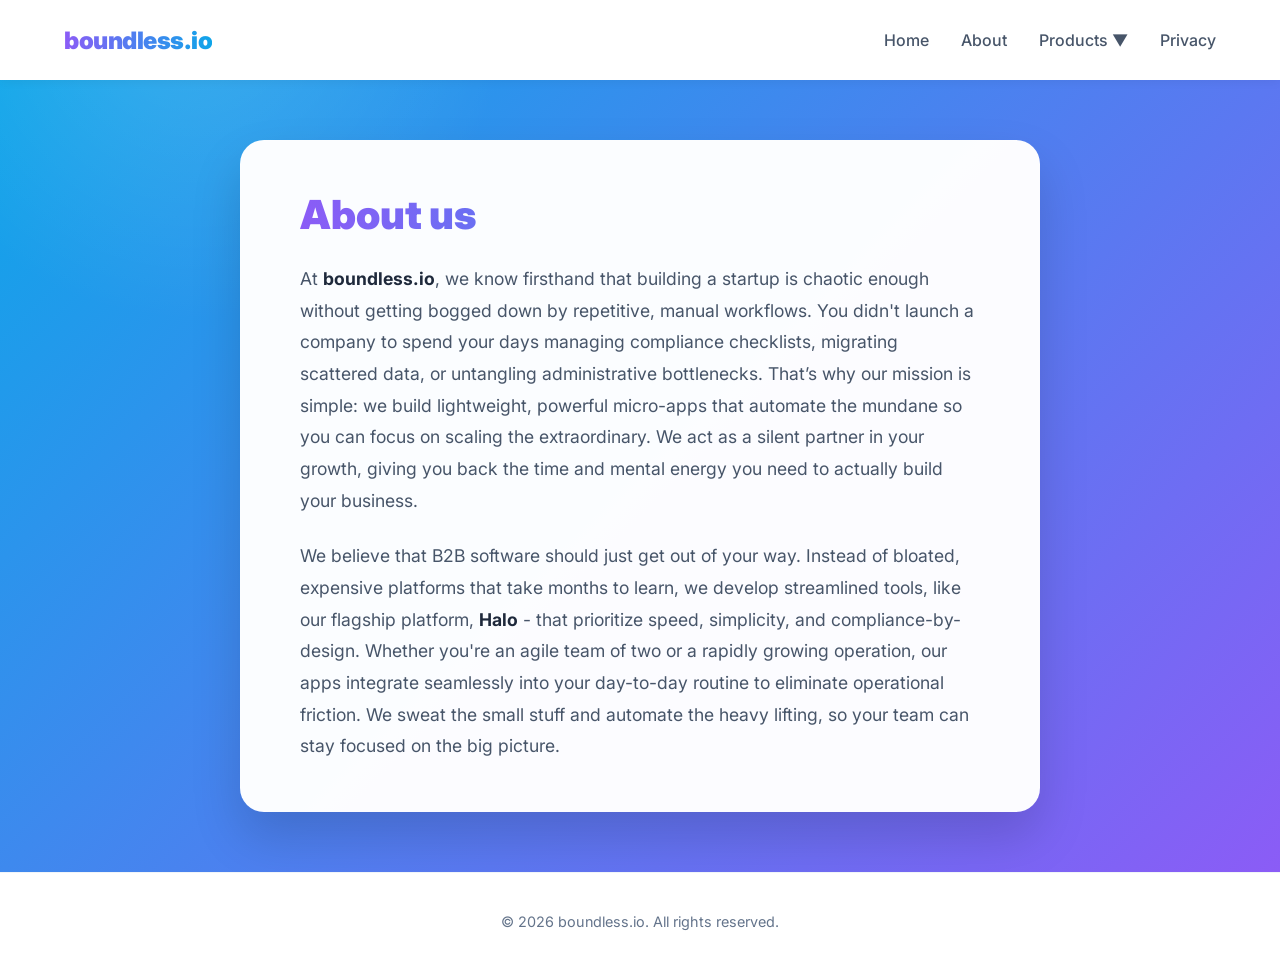
<file: about.html>
<!DOCTYPE html>
<html lang="en">
<head>
    <meta charset="UTF-8">
    <meta name="viewport" content="width=device-width, initial-scale=1.0">
    <title>Boundless.io | About</title>
    <link href="https://fonts.googleapis.com/css2?family=Inter:wght@300;500;700;900&display=swap" rel="stylesheet">
    
    <link rel="stylesheet" href="styles.css">
</head>
<body>

    <header>
        <a href="index.html" class="logo">boundless.io</a>
        <nav>
            <ul>
                <li><a href="index.html">Home</a></li>
                <li><a href="about.html">About</a></li>
                <li class="dropdown">
                    <a href="#">Products ▼</a>
                    <ul class="dropdown-menu">
                        <li><a href="halo.html">Halo</a></li>
                    </ul>
                </li>
                <li><a href="privacy.html">Privacy</a></li>
            </ul>
        </nav>
    </header>

    <section class="about-section">
        <div class="about-content">
            <h1>About us</h1>
            <p>At <strong>boundless.io</strong>, we know firsthand that building a startup is chaotic enough without getting bogged down by repetitive, manual workflows. You didn't launch a company to spend your days managing compliance checklists, migrating scattered data, or untangling administrative bottlenecks. That’s why our mission is simple: we build lightweight, powerful micro-apps that automate the mundane so you can focus on scaling the extraordinary. We act as a silent partner in your growth, giving you back the time and mental energy you need to actually build your business.</p>
            <p>We believe that B2B software should just get out of your way. Instead of bloated, expensive platforms that take months to learn, we develop streamlined tools, like our flagship platform, <strong>Halo</strong> - that prioritize speed, simplicity, and compliance-by-design. Whether you're an agile team of two or a rapidly growing operation, our apps integrate seamlessly into your day-to-day routine to eliminate operational friction. We sweat the small stuff and automate the heavy lifting, so your team can stay focused on the big picture.</p>
        </div>
    </section>

    <footer>
        <p>&copy; 2026 boundless.io. All rights reserved.</p>
    </footer>

</body>
</html>
</file>
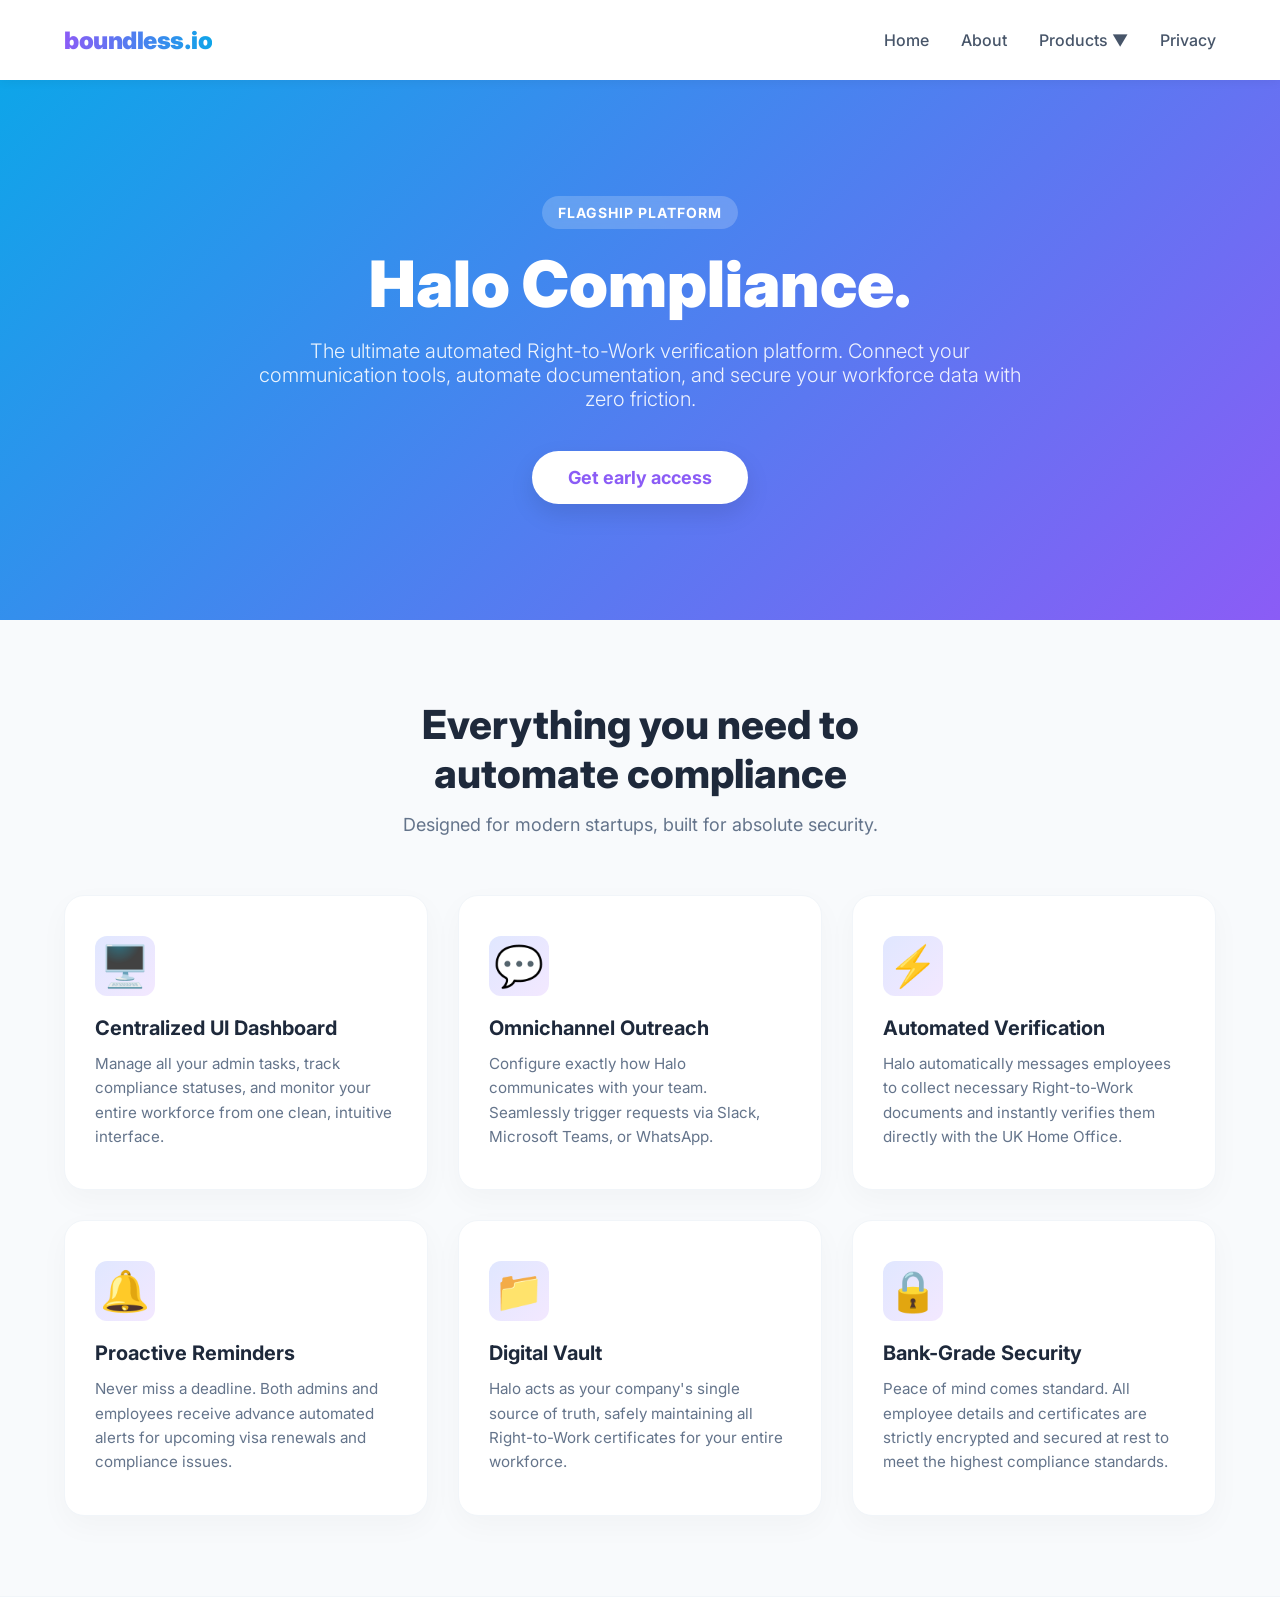
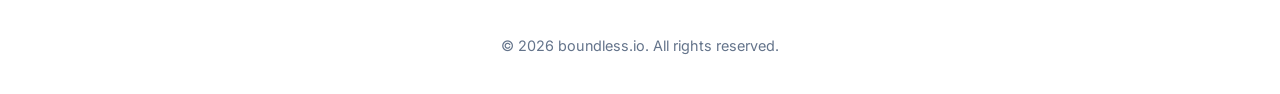
<file: halo.html>
<!DOCTYPE html>
<html lang="en">
<head>
    <meta charset="UTF-8">
    <meta name="viewport" content="width=device-width, initial-scale=1.0">
    <title>Boundless.io | Halo</title>
    <link href="https://fonts.googleapis.com/css2?family=Inter:wght@300;500;700;900&display=swap" rel="stylesheet">
    
    <link rel="stylesheet" href="styles.css">
</head>
<body>

    <header>
        <a href="index.html" class="logo">boundless.io</a>
        <nav>
            <ul>
                <li><a href="index.html">Home</a></li>
                <li><a href="about.html">About</a></li>
                <li class="dropdown">
                    <a href="#">Products ▼</a>
                    <ul class="dropdown-menu">
                        <li><a href="halo.html">Halo</a></li>
                    </ul>
                </li>
                <li><a href="privacy.html">Privacy</a></li>
            </ul>
        </nav>
    </header>

    <section class="product-hero">
        <div class="product-hero-content">
            <div class="badge">Flagship Platform</div>
            <h1>Halo Compliance.</h1>
            <p>The ultimate automated Right-to-Work verification platform. Connect your communication tools, automate documentation, and secure your workforce data with zero friction.</p>
            <a href="mailto:varun@boundless.io?subject=Early%20Access&body=Hey%20Boundless,%0D%0AI'd%20like%20Halo%20early%20access!" class="cta-button">Get early access</a>
        </div>
    </section>

    <section class="features-section">
        <div class="section-header">
            <h2>Everything you need to automate compliance</h2>
            <p>Designed for modern startups, built for absolute security.</p>
        </div>
        
        <div class="features-grid">
            <div class="feature-card">
                <div class="feature-icon">🖥️</div>
                <h3>Centralized UI Dashboard</h3>
                <p>Manage all your admin tasks, track compliance statuses, and monitor your entire workforce from one clean, intuitive interface.</p>
            </div>

            <div class="feature-card">
                <div class="feature-icon">💬</div>
                <h3>Omnichannel Outreach</h3>
                <p>Configure exactly how Halo communicates with your team. Seamlessly trigger requests via Slack, Microsoft Teams, or WhatsApp.</p>
            </div>

            <div class="feature-card">
                <div class="feature-icon">⚡</div>
                <h3>Automated Verification</h3>
                <p>Halo automatically messages employees to collect necessary Right-to-Work documents and instantly verifies them directly with the UK Home Office.</p>
            </div>

            <div class="feature-card">
                <div class="feature-icon">🔔</div>
                <h3>Proactive Reminders</h3>
                <p>Never miss a deadline. Both admins and employees receive advance automated alerts for upcoming visa renewals and compliance issues.</p>
            </div>

            <div class="feature-card">
                <div class="feature-icon">📁</div>
                <h3>Digital Vault</h3>
                <p>Halo acts as your company's single source of truth, safely maintaining all Right-to-Work certificates for your entire workforce.</p>
            </div>

            <div class="feature-card">
                <div class="feature-icon">🔒</div>
                <h3>Bank-Grade Security</h3>
                <p>Peace of mind comes standard. All employee details and certificates are strictly encrypted and secured at rest to meet the highest compliance standards.</p>
            </div>
        </div>
    </section>

    <footer>
        <p>&copy; 2026 boundless.io. All rights reserved.</p>
    </footer>

</body>
</html>
</file>
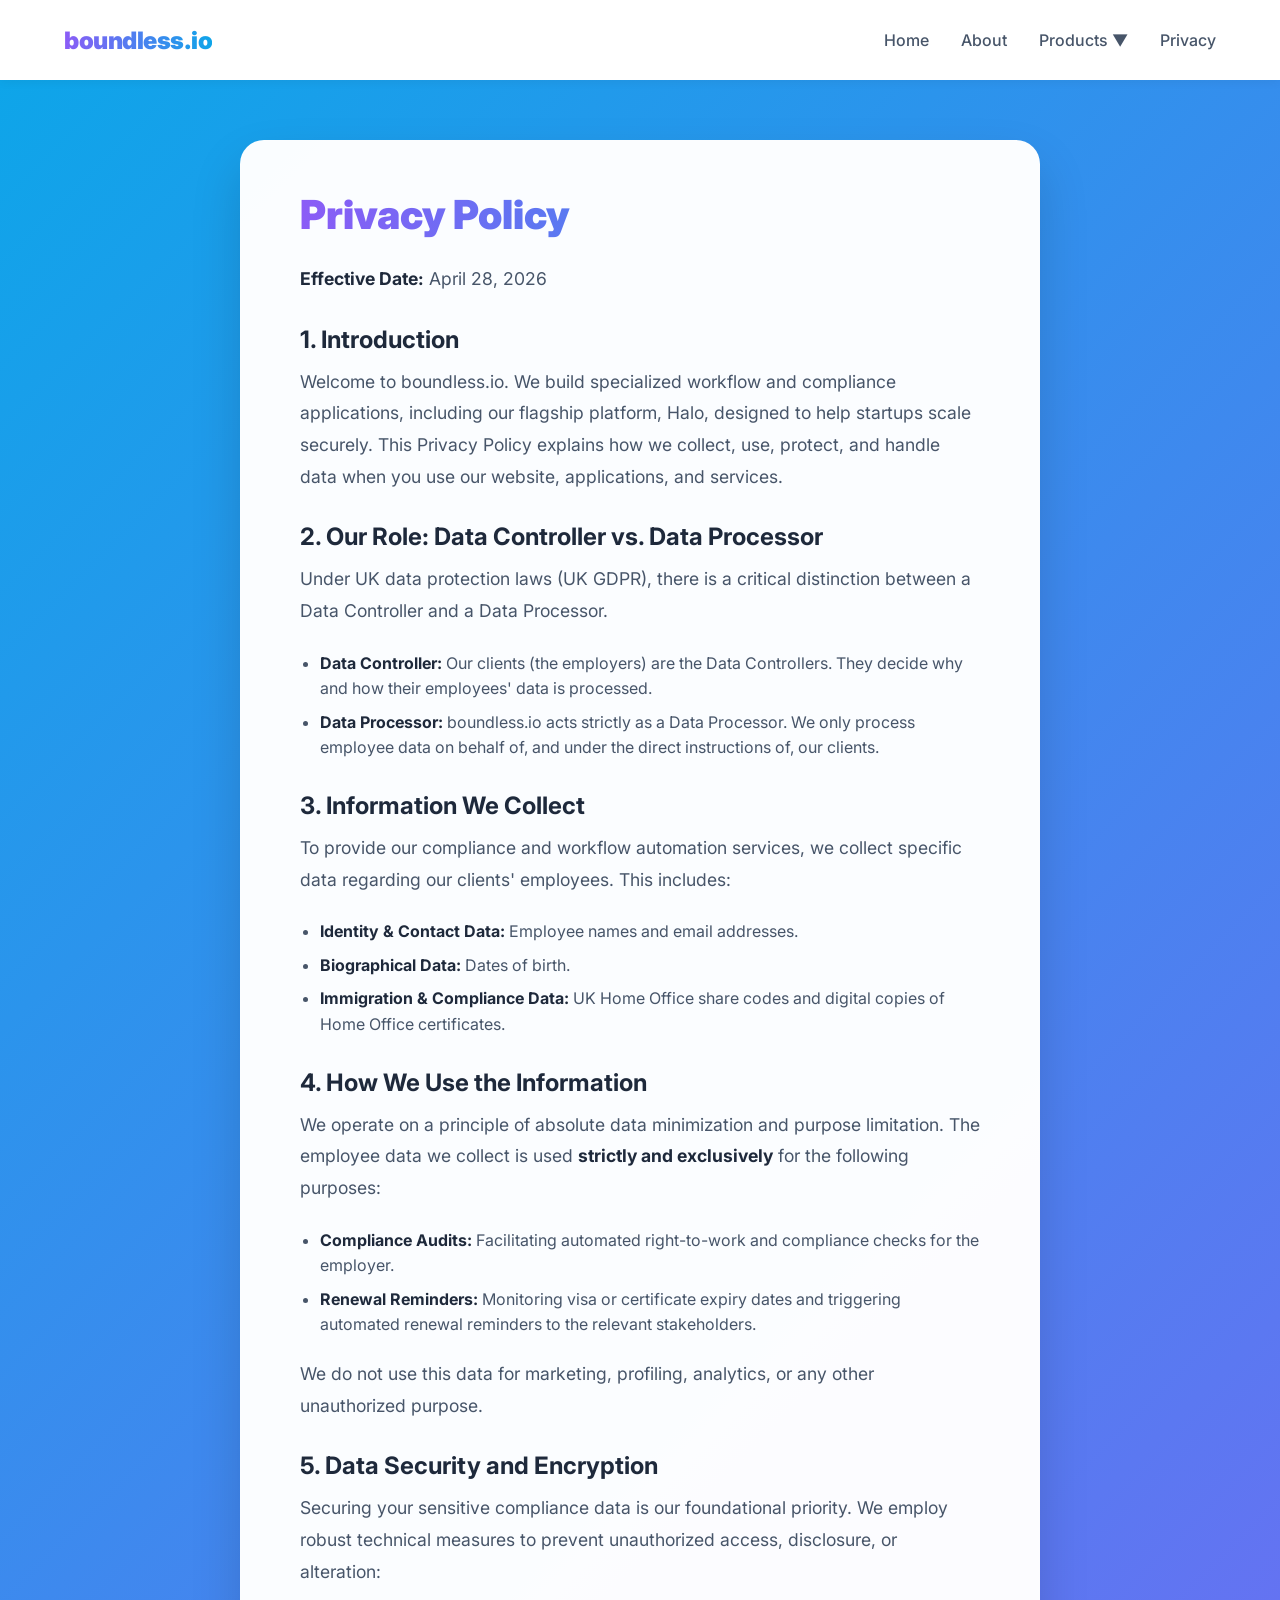
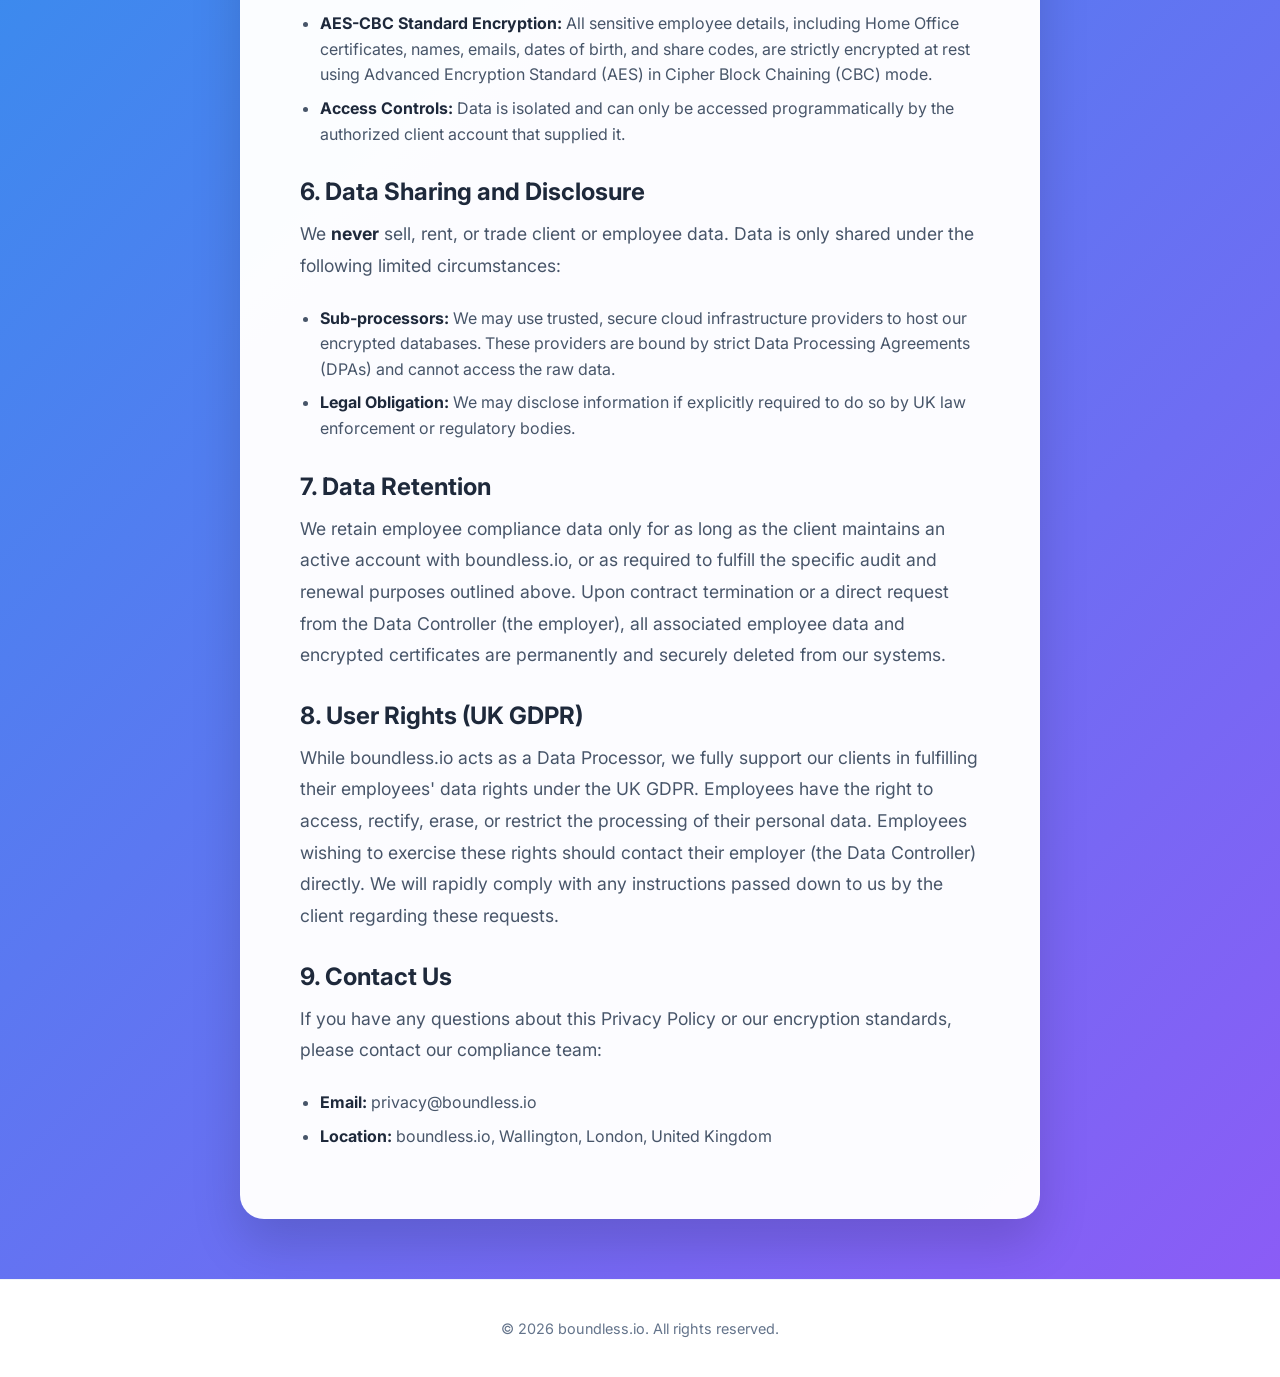
<file: privacy.html>
<!DOCTYPE html>
<html lang="en">
<head>
    <meta charset="UTF-8">
    <meta name="viewport" content="width=device-width, initial-scale=1.0">
    <title>Boundless.io | Privacy Policy</title>
    <link href="https://fonts.googleapis.com/css2?family=Inter:wght@300;500;700;900&display=swap" rel="stylesheet">
    
    <link rel="stylesheet" href="styles.css">

    <style>
        .privacy-content h2 {
            font-size: 1.5rem;
            color: #1e293b;
            margin-top: 30px;
            margin-bottom: 12px;
        }
        .privacy-content ul {
            margin-bottom: 20px;
            padding-left: 20px;
            color: #475569;
            line-height: 1.6;
        }
        .privacy-content li {
            margin-bottom: 8px;
        }
    </style>
</head>
<body>

    <header>
        <a href="index.html" class="logo">boundless.io</a>
        <nav>
            <ul>
                <li><a href="index.html">Home</a></li>
                <li><a href="about.html">About</a></li>
                <li class="dropdown">
                    <a href="#">Products ▼</a>
                    <ul class="dropdown-menu">
                        <li><a href="halo.html">Halo</a></li>
                    </ul>
                </li>
                <li><a href="privacy.html">Privacy</a></li>
            </ul>
        </nav>
    </header>

    <section class="about-section">
        <div class="about-content privacy-content">
            <h1>Privacy Policy</h1>
            <p><strong>Effective Date:</strong> April 28, 2026</p>

            <h2>1. Introduction</h2>
            <p>Welcome to boundless.io. We build specialized workflow and compliance applications, including our flagship platform, Halo, designed to help startups scale securely. This Privacy Policy explains how we collect, use, protect, and handle data when you use our website, applications, and services.</p>

            <h2>2. Our Role: Data Controller vs. Data Processor</h2>
            <p>Under UK data protection laws (UK GDPR), there is a critical distinction between a Data Controller and a Data Processor.</p>
            <ul>
                <li><strong>Data Controller:</strong> Our clients (the employers) are the Data Controllers. They decide why and how their employees' data is processed.</li>
                <li><strong>Data Processor:</strong> boundless.io acts strictly as a Data Processor. We only process employee data on behalf of, and under the direct instructions of, our clients.</li>
            </ul>

            <h2>3. Information We Collect</h2>
            <p>To provide our compliance and workflow automation services, we collect specific data regarding our clients' employees. This includes:</p>
            <ul>
                <li><strong>Identity & Contact Data:</strong> Employee names and email addresses.</li>
                <li><strong>Biographical Data:</strong> Dates of birth.</li>
                <li><strong>Immigration & Compliance Data:</strong> UK Home Office share codes and digital copies of Home Office certificates.</li>
            </ul>

            <h2>4. How We Use the Information</h2>
            <p>We operate on a principle of absolute data minimization and purpose limitation. The employee data we collect is used <strong>strictly and exclusively</strong> for the following purposes:</p>
            <ul>
                <li><strong>Compliance Audits:</strong> Facilitating automated right-to-work and compliance checks for the employer.</li>
                <li><strong>Renewal Reminders:</strong> Monitoring visa or certificate expiry dates and triggering automated renewal reminders to the relevant stakeholders.</li>
            </ul>
            <p>We do not use this data for marketing, profiling, analytics, or any other unauthorized purpose.</p>

            <h2>5. Data Security and Encryption</h2>
            <p>Securing your sensitive compliance data is our foundational priority. We employ robust technical measures to prevent unauthorized access, disclosure, or alteration:</p>
            <ul>
                <li><strong>AES-CBC Standard Encryption:</strong> All sensitive employee details, including Home Office certificates, names, emails, dates of birth, and share codes, are strictly encrypted at rest using Advanced Encryption Standard (AES) in Cipher Block Chaining (CBC) mode.</li>
                <li><strong>Access Controls:</strong> Data is isolated and can only be accessed programmatically by the authorized client account that supplied it.</li>
            </ul>

            <h2>6. Data Sharing and Disclosure</h2>
            <p>We <strong>never</strong> sell, rent, or trade client or employee data. Data is only shared under the following limited circumstances:</p>
            <ul>
                <li><strong>Sub-processors:</strong> We may use trusted, secure cloud infrastructure providers to host our encrypted databases. These providers are bound by strict Data Processing Agreements (DPAs) and cannot access the raw data.</li>
                <li><strong>Legal Obligation:</strong> We may disclose information if explicitly required to do so by UK law enforcement or regulatory bodies.</li>
            </ul>

            <h2>7. Data Retention</h2>
            <p>We retain employee compliance data only for as long as the client maintains an active account with boundless.io, or as required to fulfill the specific audit and renewal purposes outlined above. Upon contract termination or a direct request from the Data Controller (the employer), all associated employee data and encrypted certificates are permanently and securely deleted from our systems.</p>

            <h2>8. User Rights (UK GDPR)</h2>
            <p>While boundless.io acts as a Data Processor, we fully support our clients in fulfilling their employees' data rights under the UK GDPR. Employees have the right to access, rectify, erase, or restrict the processing of their personal data. Employees wishing to exercise these rights should contact their employer (the Data Controller) directly. We will rapidly comply with any instructions passed down to us by the client regarding these requests.</p>

            <h2>9. Contact Us</h2>
            <p>If you have any questions about this Privacy Policy or our encryption standards, please contact our compliance team:</p>
            <ul>
                <li><strong>Email:</strong> privacy@boundless.io</li>
                <li><strong>Location:</strong> boundless.io, Wallington, London, United Kingdom</li>
            </ul>
        </div>
    </section>

    <footer>
        <p>&copy; 2026 boundless.io. All rights reserved.</p>
    </footer>

</body>
</html>
</file>
<file: styles.css>
/* Global Reset & Base Styles */
* {
    margin: 0;
    padding: 0;
    box-sizing: border-box;
    font-family: 'Inter', sans-serif;
}

body {
    background-color: #f8fafc;
    color: #1e293b;
}

/* Navigation Bar */
header {
    background-color: rgba(255, 255, 255, 0.9);
    backdrop-filter: blur(10px);
    position: fixed;
    top: 0;
    width: 100%;
    height: 80px;
    display: flex;
    justify-content: space-between;
    align-items: center;
    padding: 0 5%;
    box-shadow: 0 2px 10px rgba(0, 0, 0, 0.05);
    z-index: 1000;
}

.logo {
    font-size: 1.5rem;
    font-weight: 900;
    letter-spacing: -0.5px;
    text-decoration: none;
    background: linear-gradient(90deg, #8b5cf6, #0ea5e9);
    -webkit-background-clip: text;
    -webkit-text-fill-color: transparent;
}

nav ul {
    list-style: none;
    display: flex;
    gap: 2rem;
    align-items: center;
}

nav ul li {
    position: relative;
}

nav ul li a {
    text-decoration: none;
    color: #475569;
    font-weight: 500;
    font-size: 1rem;
    transition: color 0.3s ease;
    padding: 10px 0;
    display: inline-block;
}

nav ul li a:hover {
    color: #8b5cf6;
}

/* Dropdown Styles */
.dropdown-menu {
    display: none;
    position: absolute;
    top: 100%;
    left: 0;
    background-color: white;
    min-width: 150px;
    box-shadow: 0 10px 25px rgba(0, 0, 0, 0.1);
    border-radius: 8px;
    overflow: hidden;
    flex-direction: column;
    gap: 0;
    padding: 0;
}

.dropdown:hover .dropdown-menu {
    display: flex;
}

.dropdown-menu li {
    width: 100%;
}

.dropdown-menu li a {
    padding: 12px 20px;
    width: 100%;
    border-bottom: 1px solid #f1f5f9;
}

.dropdown-menu li a:hover {
    background-color: #f8fafc;
}

/* Home Hero Section */
.hero {
    height: 80vh;
    margin-top: 80px;
    display: flex;
    justify-content: space-between;
    align-items: center;
    padding: 0 5%;
    background: linear-gradient(135deg, #0ea5e9 0%, #8b5cf6 100%);
    color: white;
    position: relative;
    overflow: hidden;
}

.hero::before {
    content: '';
    position: absolute;
    top: -30%;
    left: -10%;
    width: 50vw;
    height: 50vw;
    background: radial-gradient(circle, rgba(255,255,255,0.15) 0%, rgba(255,255,255,0) 70%);
    border-radius: 50%;
}

.hero-content {
    flex: 1;
    max-width: 50%;
    z-index: 2;
}

.badge {
    display: inline-block;
    background-color: rgba(255, 255, 255, 0.2);
    padding: 8px 16px;
    border-radius: 50px;
    font-size: 0.875rem;
    font-weight: 700;
    letter-spacing: 1px;
    text-transform: uppercase;
    margin-bottom: 20px;
    backdrop-filter: blur(5px);
}

.hero h1 {
    font-size: 4.5rem;
    font-weight: 900;
    line-height: 1.1;
    margin-bottom: 20px;
}

.hero p {
    font-size: 1.25rem;
    font-weight: 300;
    margin-bottom: 40px;
    opacity: 0.9;
}

.cta-button {
    display: inline-block;
    background-color: white;
    color: #8b5cf6;
    padding: 16px 36px;
    border-radius: 50px;
    font-size: 1.125rem;
    font-weight: 700;
    text-decoration: none;
    box-shadow: 0 10px 25px rgba(0, 0, 0, 0.1);
    transition: transform 0.3s ease, box-shadow 0.3s ease;
    z-index: 2;
    position: relative;
}

.cta-button:hover {
    transform: translateY(-3px);
    box-shadow: 0 15px 35px rgba(0, 0, 0, 0.2);
}

/* Home Hero Visuals & Animations */
.hero-visuals {
    flex: 1;
    position: relative;
    height: 100%;
    display: flex;
    justify-content: center;
    align-items: center;
    z-index: 2;
    perspective: 1000px;
}

.screen {
    position: absolute;
    background: rgba(255, 255, 255, 0.1);
    backdrop-filter: blur(12px);
    border: 1px solid rgba(255, 255, 255, 0.3);
    border-radius: 16px;
    box-shadow: 0 25px 50px rgba(0, 0, 0, 0.2);
    overflow: hidden;
    animation: float 6s ease-in-out infinite;
}

.screen img {
    width: 100%;
    height: 100%;
    object-fit: cover;
    opacity: 0.85;
}

.screen-1 {
    width: 320px;
    height: 220px;
    right: 15%;
    top: 20%;
    transform: rotateY(-15deg);
    animation-delay: 0s;
}

.screen-2 {
    width: 280px;
    height: 340px;
    left: 15%;
    bottom: 15%;
    transform: rotateY(-10deg) translateZ(50px);
    animation-delay: 1.5s;
}

@keyframes float {
    0% { transform: translateY(0px) rotateY(-15deg); }
    50% { transform: translateY(-20px) rotateY(-15deg); }
    100% { transform: translateY(0px) rotateY(-15deg); }
}

/* About & Privacy Section */
.about-section {
    min-height: 80vh;
    margin-top: 80px;
    display: flex;
    justify-content: center;
    align-items: center;
    padding: 60px 5%;
    background: linear-gradient(135deg, #0ea5e9 0%, #8b5cf6 100%);
    position: relative;
    overflow: hidden;
}

.about-section::before {
    content: '';
    position: absolute;
    top: -50%;
    left: -10%;
    width: 50vw;
    height: 50vw;
    background: radial-gradient(circle, rgba(255,255,255,0.15) 0%, rgba(255,255,255,0) 70%);
    border-radius: 50%;
}

.about-content {
    background-color: rgba(255, 255, 255, 0.98);
    padding: 50px 60px;
    border-radius: 24px;
    box-shadow: 0 25px 50px rgba(0, 0, 0, 0.15);
    max-width: 800px;
    z-index: 2;
    text-align: left;
}

.about-content h1 {
    font-size: 2.5rem;
    font-weight: 900;
    margin-bottom: 24px;
    background: linear-gradient(90deg, #8b5cf6, #0ea5e9);
    -webkit-background-clip: text;
    -webkit-text-fill-color: transparent;
}

.about-content p {
    font-size: 1.1rem;
    line-height: 1.8;
    color: #475569;
    margin-bottom: 24px;
}

.about-content p:last-child {
    margin-bottom: 0;
}

.about-content strong {
    color: #1e293b;
    font-weight: 700;
}

/* ----------------------------------- */
/* NEW: Halo Product Page Styles       */
/* ----------------------------------- */

/* Product Hero (Centered layout) */
.product-hero {
    min-height: 60vh;
    margin-top: 80px;
    display: flex;
    justify-content: center;
    align-items: center;
    text-align: center;
    padding: 80px 5%;
    background: linear-gradient(135deg, #0ea5e9 0%, #8b5cf6 100%);
    color: white;
    position: relative;
    overflow: hidden;
}

.product-hero-content {
    max-width: 800px;
    z-index: 2;
}

.product-hero h1 {
    font-size: 4rem;
    font-weight: 900;
    line-height: 1.1;
    margin-bottom: 20px;
}

.product-hero p {
    font-size: 1.25rem;
    font-weight: 300;
    margin-bottom: 40px;
    opacity: 0.9;
}

/* Features Section Layout */
.features-section {
    padding: 80px 5%;
    background-color: #f8fafc;
    text-align: center;
}

.section-header {
    max-width: 600px;
    margin: 0 auto 60px auto;
}

.section-header h2 {
    font-size: 2.5rem;
    color: #1e293b;
    margin-bottom: 16px;
    font-weight: 800;
}

.section-header p {
    font-size: 1.125rem;
    color: #64748b;
}

/* CSS Grid for Feature Cards */
.features-grid {
    display: grid;
    grid-template-columns: repeat(auto-fit, minmax(300px, 1fr));
    gap: 30px;
    max-width: 1200px;
    margin: 0 auto;
}

.feature-card {
    background: white;
    padding: 40px 30px;
    border-radius: 20px;
    box-shadow: 0 10px 30px rgba(0, 0, 0, 0.03);
    text-align: left;
    transition: transform 0.3s ease, box-shadow 0.3s ease;
    border: 1px solid #f1f5f9;
}

.feature-card:hover {
    transform: translateY(-5px);
    box-shadow: 0 20px 40px rgba(0, 0, 0, 0.08);
}

.feature-icon {
    font-size: 2.5rem;
    margin-bottom: 20px;
    display: inline-block;
    background: linear-gradient(135deg, #e0e7ff 0%, #f3e8ff 100%);
    width: 60px;
    height: 60px;
    line-height: 60px;
    text-align: center;
    border-radius: 12px;
}

.feature-card h3 {
    font-size: 1.25rem;
    color: #1e293b;
    margin-bottom: 12px;
    font-weight: 700;
}

.feature-card p {
    color: #64748b;
    line-height: 1.6;
    font-size: 0.95rem;
}

/* Footer */
footer {
    padding: 40px 0;
    display: flex;
    justify-content: center;
    align-items: center;
    background-color: #ffffff;
    color: #64748b;
    font-size: 0.9rem;
    border-top: 1px solid #f1f5f9;
}

/* Responsive Design Tweaks */
@media (max-width: 968px) {
    .hero {
        flex-direction: column;
        justify-content: center;
        text-align: center;
        padding-top: 40px;
    }
    .hero-content {
        max-width: 100%;
        margin-bottom: 40px;
    }
    .hero-visuals {
        width: 100%;
        height: 300px;
    }
    .screen-1 { right: 5%; width: 250px; height: 180px; }
    .screen-2 { left: 5%; width: 220px; height: 260px; }
    
    .about-content { padding: 40px 30px; }
    .product-hero h1 { font-size: 3rem; }
}

@media (max-width: 768px) {
    .hero h1 { font-size: 3rem; }
    nav ul { gap: 1rem; }
    .hero-visuals { display: none; }
    .about-content h1 { font-size: 2rem; }
    .about-content p { font-size: 1rem; }
    .product-hero h1 { font-size: 2.5rem; }
}
</file>
